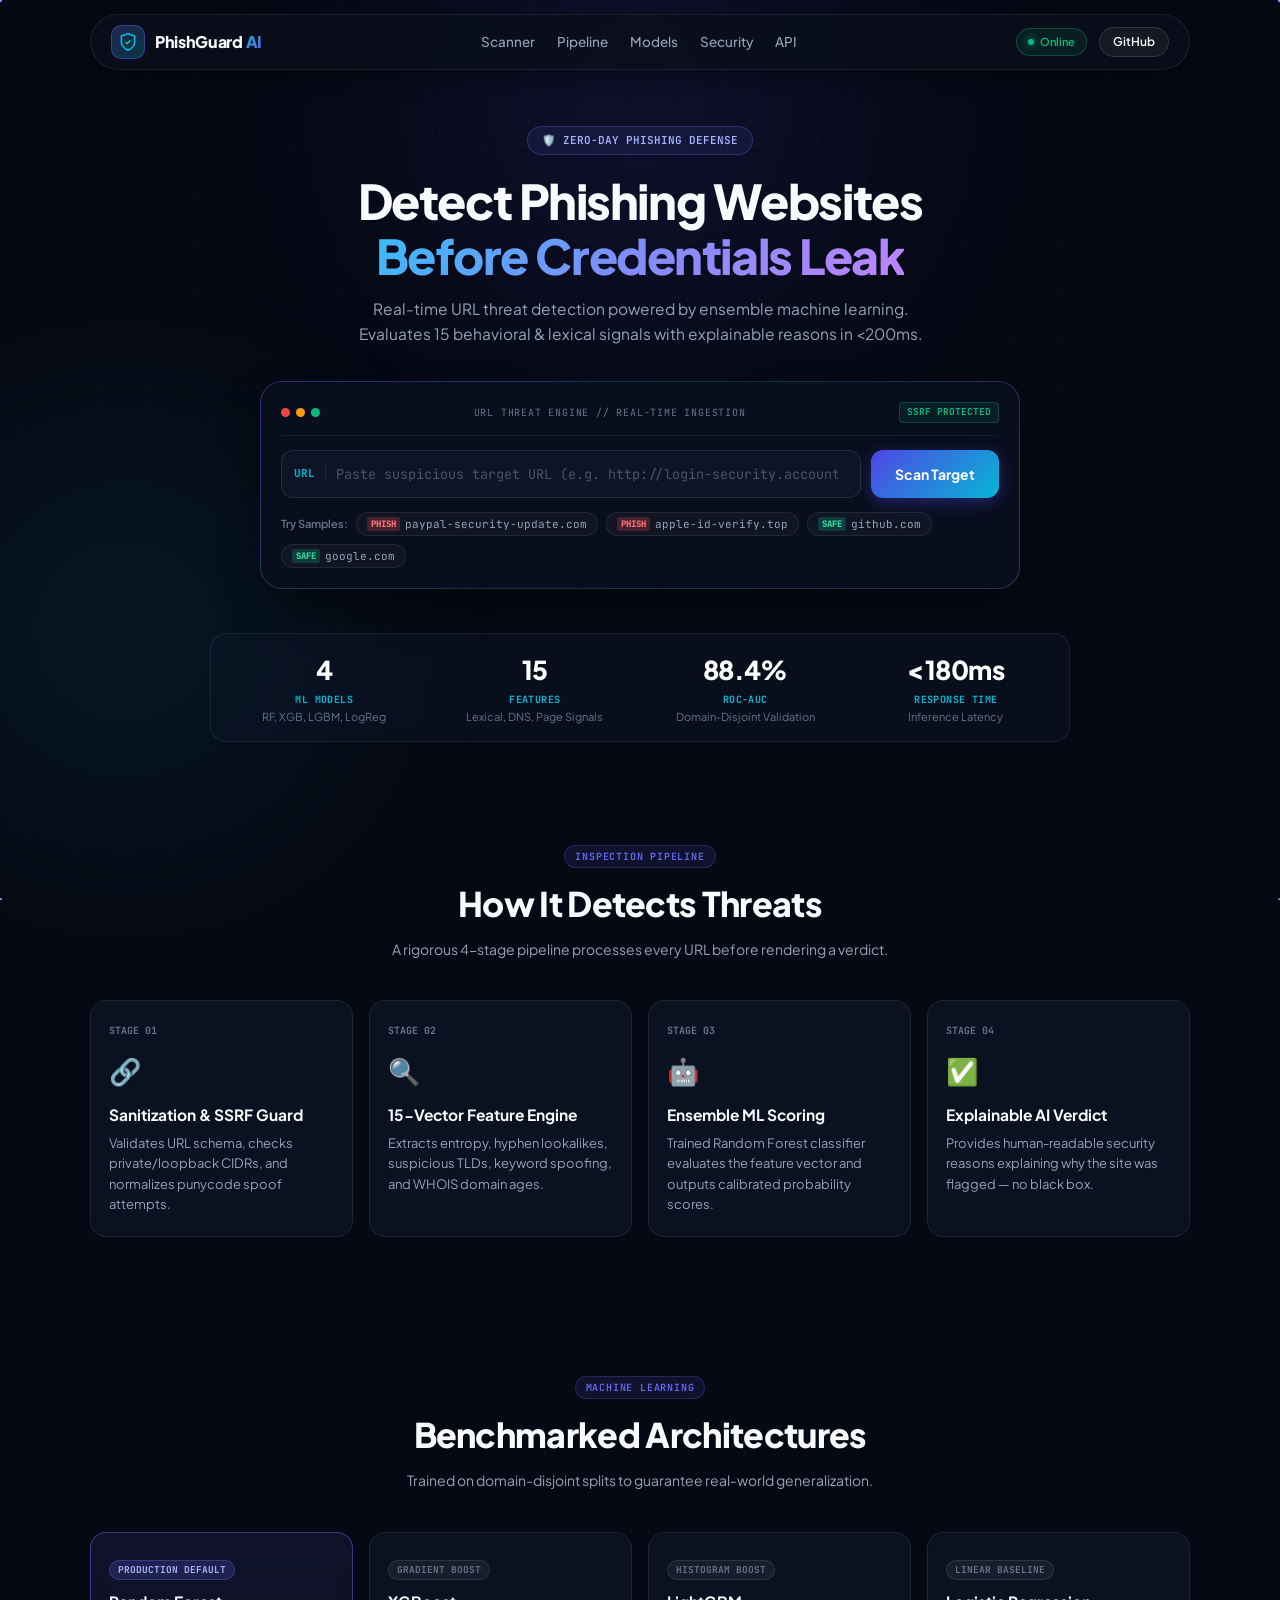
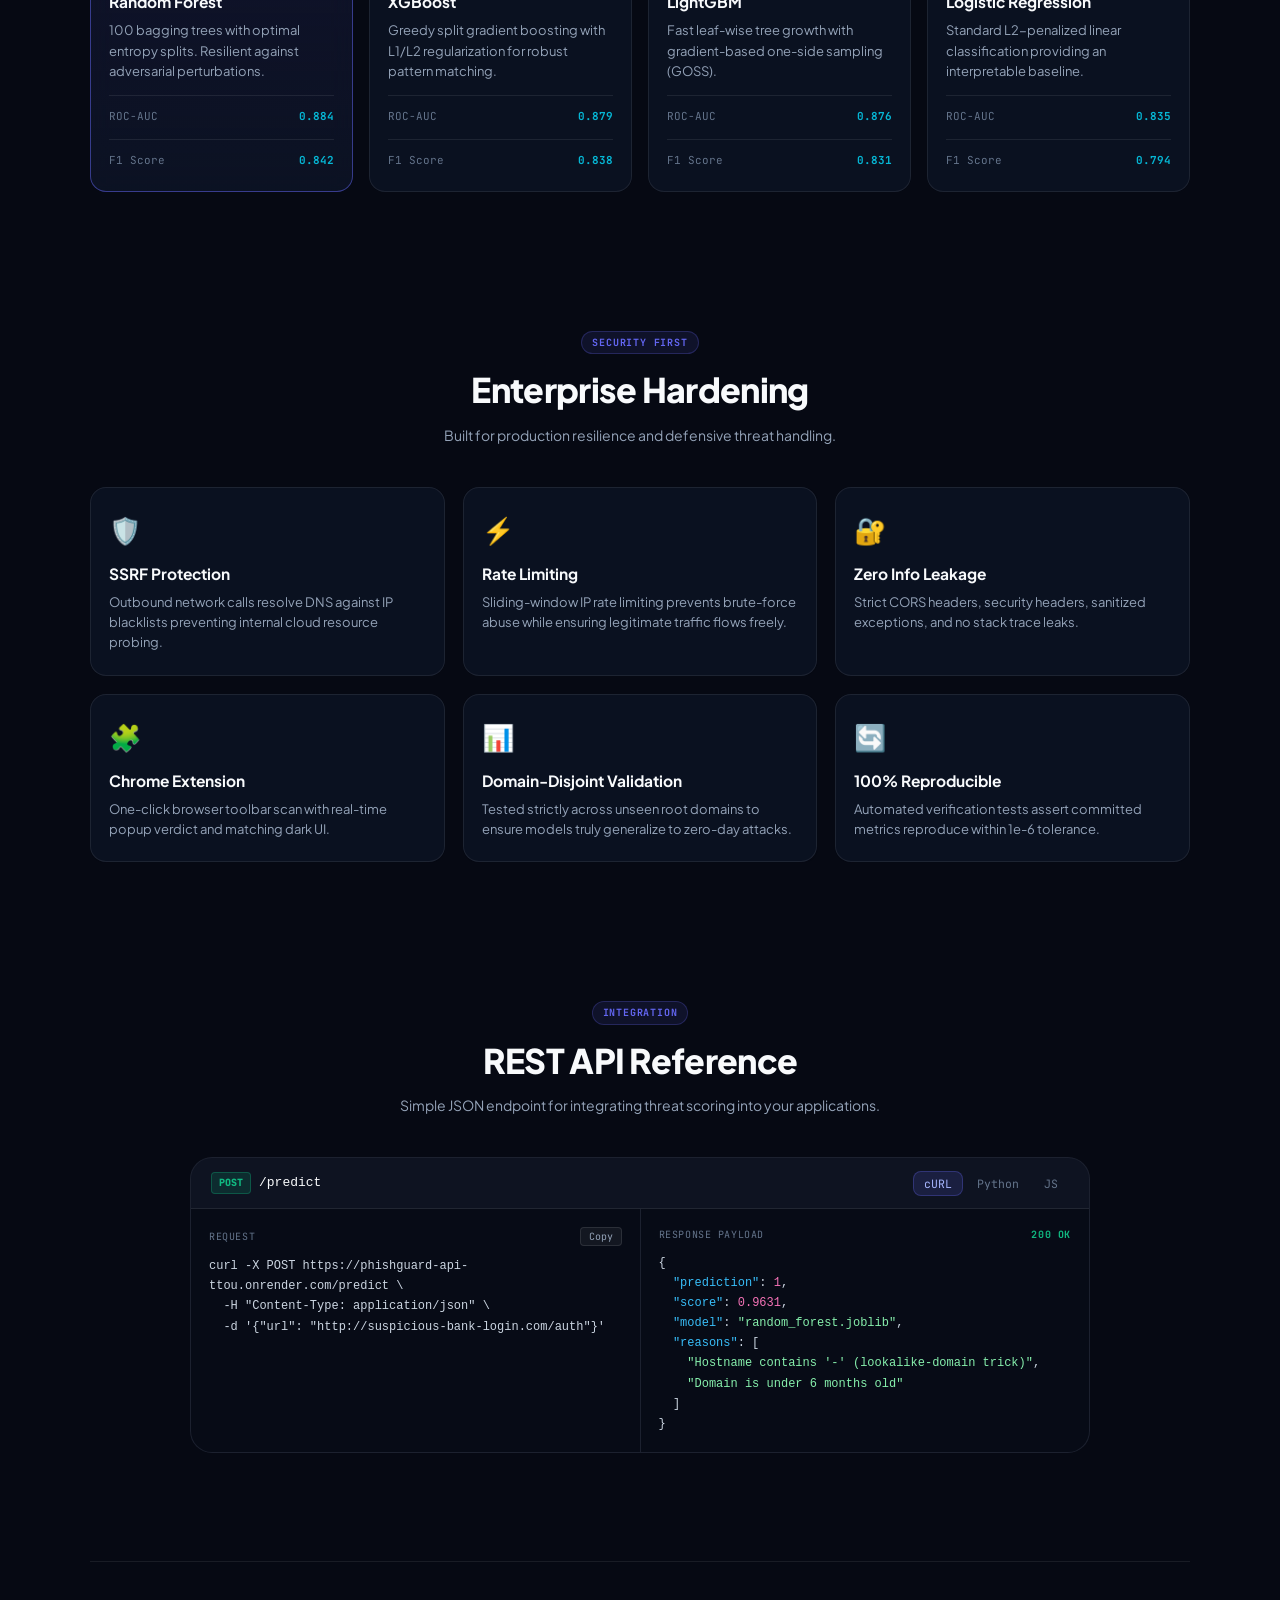
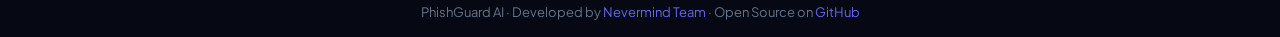
<file: templates/index.html>
<!DOCTYPE html>
<html lang="en">
<head>
  <meta charset="UTF-8">
  <meta name="viewport" content="width=device-width, initial-scale=1.0">
  <title>PhishGuard AI — Real-Time Phishing Threat Detection</title>
  <meta name="description" content="AI-powered zero-trust phishing website detection. Real-time heuristic & ML risk scoring for any URL.">
  <link rel="preconnect" href="https://fonts.googleapis.com">
  <link rel="preconnect" href="https://fonts.gstatic.com" crossorigin>
  <link href="https://fonts.googleapis.com/css2?family=Plus+Jakarta+Sans:wght@400;500;600;700;800&family=JetBrains+Mono:wght@400;500;600;700&display=swap" rel="stylesheet">
  
  <style>
    /* ========================================================
       PhishGuard AI — Ultra-Crisp Cyber Defense Design System
       ======================================================== */
    :root {
      --bg-base: #060913;
      --bg-surface: #0c1222;
      --bg-card: rgba(13, 20, 38, 0.75);
      --bg-card-hover: rgba(18, 28, 54, 0.9);
      --border: rgba(255, 255, 255, 0.08);
      --border-glow: rgba(99, 102, 241, 0.35);

      --text-main: #f8fafc;
      --text-dim: #94a3b8;
      --text-muted: #64748b;

      --cyan: #06b6d4;
      --indigo: #6366f1;
      --violet: #8b5cf6;

      --threat: #ef4444;
      --threat-bg: rgba(239, 68, 68, 0.1);
      --threat-border: rgba(239, 68, 68, 0.35);

      --safe: #10b981;
      --safe-bg: rgba(16, 185, 129, 0.1);
      --safe-border: rgba(16, 185, 129, 0.35);

      --radius-sm: 8px;
      --radius-md: 12px;
      --radius-lg: 16px;
      --radius-xl: 22px;
    }

    *, *::before, *::after {
      box-sizing: border-box;
      margin: 0;
      padding: 0;
    }

    html {
      scroll-behavior: smooth;
      color-scheme: dark;
    }

    body {
      font-family: 'Plus Jakarta Sans', -apple-system, BlinkMacSystemFont, sans-serif;
      background-color: var(--bg-base);
      color: var(--text-main);
      line-height: 1.55;
      min-height: 100vh;
      overflow-x: hidden;
      -webkit-font-smoothing: antialiased;
    }

    /* Ambient Background & Grid */
    #cyberCanvas {
      position: fixed;
      top: 0;
      left: 0;
      width: 100vw;
      height: 100vh;
      z-index: 0;
      pointer-events: none;
    }

    .ambient-glow {
      position: fixed;
      border-radius: 50%;
      filter: blur(130px);
      opacity: 0.22;
      pointer-events: none;
      z-index: 0;
    }
    .glow-1 {
      width: 600px;
      height: 600px;
      background: radial-gradient(circle, #4f46e5, transparent 70%);
      top: -200px;
      left: 50%;
      transform: translateX(-50%);
    }
    .glow-2 {
      width: 450px;
      height: 450px;
      background: radial-gradient(circle, #06b6d4, transparent 70%);
      bottom: 5%;
      left: -100px;
    }

    .cyber-grid {
      position: fixed;
      top: 0;
      left: 0;
      width: 100vw;
      height: 100vh;
      background-image:
        linear-gradient(rgba(255, 255, 255, 0.015) 1px, transparent 1px),
        linear-gradient(90deg, rgba(255, 255, 255, 0.015) 1px, transparent 1px);
      background-size: 48px 48px;
      z-index: 1;
      pointer-events: none;
      mask-image: radial-gradient(circle at 50% 30%, black 30%, transparent 85%);
      -webkit-mask-image: radial-gradient(circle at 50% 30%, black 30%, transparent 85%);
    }

    /* Page Container */
    .wrapper {
      position: relative;
      z-index: 2;
      max-width: 1140px;
      margin: 0 auto;
      padding: 0 20px;
    }

    /* Navigation */
    .nav {
      position: sticky;
      top: 14px;
      z-index: 100;
      margin-top: 14px;
    }

    .nav-inner {
      display: flex;
      align-items: center;
      justify-content: space-between;
      padding: 10px 20px;
      background: rgba(10, 15, 28, 0.82);
      backdrop-filter: blur(16px);
      -webkit-backdrop-filter: blur(16px);
      border: 1px solid var(--border);
      border-radius: 100px;
      box-shadow: 0 8px 24px -6px rgba(0, 0, 0, 0.5);
    }

    .brand {
      display: flex;
      align-items: center;
      gap: 10px;
      text-decoration: none;
      color: var(--text-main);
    }

    .brand-icon {
      width: 34px;
      height: 34px;
      border-radius: 10px;
      background: linear-gradient(135deg, rgba(99, 102, 241, 0.25), rgba(6, 182, 212, 0.25));
      border: 1px solid rgba(99, 102, 241, 0.4);
      display: flex;
      align-items: center;
      justify-content: center;
    }

    .brand-icon svg {
      width: 20px;
      height: 20px;
      stroke: var(--cyan);
    }

    .brand-text {
      font-size: 16px;
      font-weight: 800;
      letter-spacing: -0.02em;
    }

    .brand-ai {
      margin-left: 3px;
      background: linear-gradient(135deg, var(--cyan), var(--indigo));
      -webkit-background-clip: text;
      -webkit-text-fill-color: transparent;
      background-clip: text;
    }

    .nav-links {
      display: flex;
      gap: 22px;
    }

    .nav-links a {
      color: var(--text-dim);
      text-decoration: none;
      font-size: 13.5px;
      font-weight: 500;
      transition: color 0.2s;
    }

    .nav-links a:hover {
      color: var(--text-main);
    }

    .nav-right {
      display: flex;
      align-items: center;
      gap: 12px;
    }

    .status-pill {
      display: flex;
      align-items: center;
      gap: 6px;
      padding: 4px 11px;
      border-radius: 100px;
      background: rgba(16, 185, 129, 0.1);
      border: 1px solid rgba(16, 185, 129, 0.3);
      font-size: 11px;
      font-weight: 600;
      color: var(--safe);
    }

    .pulse {
      width: 6px;
      height: 6px;
      border-radius: 50%;
      background: var(--safe);
      box-shadow: 0 0 8px var(--safe);
      animation: pulseAnim 2s infinite;
    }

    @keyframes pulseAnim {
      0%, 100% { opacity: 1; transform: scale(1); }
      50% { opacity: 0.4; transform: scale(1.3); }
    }

    .gh-btn {
      display: inline-flex;
      align-items: center;
      gap: 6px;
      padding: 5px 13px;
      border-radius: 100px;
      background: rgba(255, 255, 255, 0.05);
      border: 1px solid rgba(255, 255, 255, 0.12);
      color: var(--text-main);
      text-decoration: none;
      font-size: 12px;
      font-weight: 600;
      transition: all 0.2s;
    }

    .gh-btn:hover {
      background: rgba(255, 255, 255, 0.1);
      transform: translateY(-1px);
    }

    /* Hero Section */
    .hero {
      text-align: center;
      padding: 56px 0 32px;
    }

    .hero-badge {
      display: inline-flex;
      align-items: center;
      gap: 8px;
      padding: 5px 14px;
      border-radius: 100px;
      background: rgba(99, 102, 241, 0.1);
      border: 1px solid rgba(99, 102, 241, 0.3);
      font-family: 'JetBrains Mono', monospace;
      font-size: 11px;
      font-weight: 600;
      color: #a5b4fc;
      margin-bottom: 18px;
    }

    .hero h1 {
      font-size: clamp(28px, 4.2vw, 48px);
      font-weight: 800;
      line-height: 1.15;
      letter-spacing: -0.03em;
      margin-bottom: 14px;
    }

    .gradient-txt {
      background: linear-gradient(135deg, #38bdf8 0%, #818cf8 50%, #c084fc 100%);
      -webkit-background-clip: text;
      -webkit-text-fill-color: transparent;
      background-clip: text;
    }

    .hero-sub {
      font-size: 15.5px;
      color: var(--text-dim);
      max-width: 600px;
      margin: 0 auto 34px;
      line-height: 1.6;
    }

    /* Scanner Card */
    .scanner-box {
      max-width: 760px;
      margin: 0 auto;
      border-radius: var(--radius-xl);
      padding: 1px;
      background: linear-gradient(135deg, rgba(99, 102, 241, 0.4), rgba(6, 182, 212, 0.25), rgba(139, 92, 246, 0.4));
      box-shadow: 0 20px 50px -15px rgba(0, 0, 0, 0.7);
    }

    .scanner-inner {
      background: #090e1d;
      border-radius: calc(var(--radius-xl) - 1px);
      padding: 20px;
    }

    .scanner-header-bar {
      display: flex;
      align-items: center;
      justify-content: space-between;
      padding-bottom: 12px;
      margin-bottom: 14px;
      border-bottom: 1px solid rgba(255, 255, 255, 0.06);
    }

    .header-dots {
      display: flex;
      gap: 6px;
    }
    .h-dot { width: 9px; height: 9px; border-radius: 50%; }
    .dot-1 { background: #ef4444; }
    .dot-2 { background: #f59e0b; }
    .dot-3 { background: #10b981; }

    .header-tag {
      font-family: 'JetBrains Mono', monospace;
      font-size: 10px;
      color: var(--text-muted);
      letter-spacing: 0.08em;
    }

    .header-status {
      font-family: 'JetBrains Mono', monospace;
      font-size: 9.5px;
      padding: 2px 7px;
      border-radius: 4px;
      background: rgba(16, 185, 129, 0.1);
      color: var(--safe);
      border: 1px solid rgba(16, 185, 129, 0.25);
      font-weight: 600;
    }

    /* Scanner Input Group */
    .input-row {
      display: flex;
      gap: 10px;
      margin-bottom: 14px;
    }

    .input-wrapper {
      flex: 1;
      display: flex;
      align-items: center;
      background: rgba(15, 23, 42, 0.8);
      border: 1px solid rgba(255, 255, 255, 0.1);
      border-radius: var(--radius-md);
      padding: 2px 12px;
      transition: all 0.2s;
    }

    .input-wrapper:focus-within {
      border-color: var(--indigo);
      background: rgba(15, 23, 42, 0.98);
      box-shadow: 0 0 0 3px rgba(99, 102, 241, 0.2);
    }

    .input-tag {
      font-family: 'JetBrains Mono', monospace;
      font-size: 11px;
      font-weight: 700;
      color: var(--cyan);
      padding-right: 10px;
      border-right: 1px solid rgba(255, 255, 255, 0.08);
      user-select: none;
    }

    #urlInput {
      flex: 1;
      background: transparent;
      border: none;
      outline: none;
      padding: 12px 10px;
      color: var(--text-main);
      font-size: 14px;
      font-family: 'JetBrains Mono', monospace;
    }

    #urlInput::placeholder {
      color: #475569;
      font-size: 13.5px;
    }

    .scan-btn {
      background: linear-gradient(135deg, #4f46e5 0%, #06b6d4 100%);
      color: white;
      border: none;
      border-radius: var(--radius-md);
      padding: 0 24px;
      font-size: 14px;
      font-weight: 700;
      font-family: inherit;
      cursor: pointer;
      display: flex;
      align-items: center;
      gap: 8px;
      transition: all 0.2s;
      box-shadow: 0 4px 16px rgba(79, 70, 229, 0.4);
      white-space: nowrap;
    }

    .scan-btn:hover:not(:disabled) {
      transform: translateY(-1px);
      box-shadow: 0 6px 22px rgba(6, 182, 212, 0.4);
    }

    .scan-btn:disabled {
      opacity: 0.6;
      cursor: not-allowed;
    }

    /* Samples Row */
    .samples-bar {
      display: flex;
      align-items: center;
      gap: 8px;
      flex-wrap: wrap;
    }

    .samples-title {
      font-size: 11px;
      color: var(--text-muted);
      font-weight: 600;
    }

    .sample-pill {
      display: inline-flex;
      align-items: center;
      gap: 5px;
      padding: 4px 10px;
      border-radius: 100px;
      font-size: 11px;
      font-family: 'JetBrains Mono', monospace;
      cursor: pointer;
      transition: all 0.2s;
      border: 1px solid rgba(255, 255, 255, 0.08);
      background: rgba(255, 255, 255, 0.03);
      color: var(--text-dim);
    }

    .sample-pill:hover {
      transform: translateY(-1px);
    }

    .sample-pill.threat:hover {
      background: var(--threat-bg);
      border-color: var(--threat-border);
      color: #fca5a5;
    }

    .sample-pill.safe:hover {
      background: var(--safe-bg);
      border-color: var(--safe-border);
      color: #86efac;
    }

    .tag-threat {
      font-size: 9px;
      font-weight: 800;
      padding: 1px 4px;
      border-radius: 3px;
      background: rgba(239, 68, 68, 0.25);
      color: #f87171;
    }

    .tag-safe {
      font-size: 9px;
      font-weight: 800;
      padding: 1px 4px;
      border-radius: 3px;
      background: rgba(16, 185, 129, 0.25);
      color: #34d399;
    }

    /* Loading HUD (Hidden by default) */
    #scanningHud {
      margin-top: 16px;
      padding: 16px 20px;
      border-radius: var(--radius-md);
      background: rgba(15, 23, 42, 0.7);
      border: 1px dashed rgba(99, 102, 241, 0.4);
      display: flex;
      align-items: center;
      gap: 14px;
    }

    .spinner {
      width: 28px;
      height: 28px;
      border: 3px solid rgba(99, 102, 241, 0.2);
      border-top-color: var(--cyan);
      border-radius: 50%;
      animation: spin 0.8s linear infinite;
      flex-shrink: 0;
    }

    @keyframes spin {
      to { transform: rotate(360deg); }
    }

    .hud-title {
      font-family: 'JetBrains Mono', monospace;
      font-size: 12px;
      font-weight: 700;
      color: var(--cyan);
    }
    .hud-sub {
      font-size: 11.5px;
      color: var(--text-muted);
    }

    /* Result Card (Hidden by default) */
    #resultHud {
      margin-top: 16px;
      animation: fadeIn 0.35s ease;
    }

    @keyframes fadeIn {
      from { opacity: 0; transform: translateY(10px); }
      to { opacity: 1; transform: translateY(0); }
    }

    .verdict-box {
      padding: 20px;
      border-radius: var(--radius-lg);
      border: 1px solid var(--border);
      background: rgba(11, 17, 33, 0.95);
      text-align: left;
    }

    .verdict-box.verdict-phishing {
      border-color: var(--threat-border);
      box-shadow: 0 0 30px rgba(239, 68, 68, 0.15);
    }

    .verdict-box.verdict-safe {
      border-color: var(--safe-border);
      box-shadow: 0 0 30px rgba(16, 185, 129, 0.15);
    }

    .verdict-top {
      display: flex;
      align-items: center;
      justify-content: space-between;
      gap: 16px;
      margin-bottom: 14px;
      flex-wrap: wrap;
    }

    .verdict-main {
      display: flex;
      align-items: center;
      gap: 12px;
    }

    .v-icon {
      font-size: 32px;
      line-height: 1;
    }

    .v-badge {
      font-family: 'JetBrains Mono', monospace;
      font-size: 10px;
      font-weight: 700;
      letter-spacing: 0.08em;
      margin-bottom: 2px;
    }

    .verdict-phishing .v-badge { color: var(--threat); }
    .verdict-safe .v-badge { color: var(--safe); }

    .v-title {
      font-size: 18px;
      font-weight: 800;
      letter-spacing: -0.01em;
    }

    .v-desc {
      font-size: 12px;
      color: var(--text-dim);
    }

    /* Gauge */
    .score-badge {
      text-align: right;
      padding: 6px 14px;
      border-radius: var(--radius-sm);
      background: rgba(255, 255, 255, 0.04);
      border: 1px solid rgba(255, 255, 255, 0.08);
    }

    .score-num {
      font-family: 'JetBrains Mono', monospace;
      font-size: 20px;
      font-weight: 800;
      line-height: 1.1;
    }

    .score-lbl {
      font-size: 9px;
      font-weight: 700;
      color: var(--text-muted);
      letter-spacing: 0.06em;
    }

    .verdict-phishing .score-num { color: var(--threat); }
    .verdict-safe .score-num { color: var(--safe); }

    .target-url-row {
      display: flex;
      align-items: center;
      gap: 10px;
      padding: 8px 12px;
      border-radius: var(--radius-sm);
      background: rgba(0, 0, 0, 0.4);
      border: 1px solid rgba(255, 255, 255, 0.05);
      margin-bottom: 14px;
    }

    .t-label {
      font-family: 'JetBrains Mono', monospace;
      font-size: 9px;
      font-weight: 700;
      padding: 2px 5px;
      border-radius: 3px;
      background: rgba(255, 255, 255, 0.08);
      color: var(--text-muted);
    }

    .t-url {
      font-family: 'JetBrains Mono', monospace;
      font-size: 12px;
      color: var(--text-main);
      word-break: break-all;
    }

    .reasons-box {
      margin-top: 10px;
    }

    .reasons-heading {
      font-size: 11.5px;
      font-weight: 700;
      color: var(--text-dim);
      margin-bottom: 8px;
      letter-spacing: 0.04em;
    }

    .reasons-list {
      list-style: none;
      display: flex;
      flex-direction: column;
      gap: 6px;
    }

    .reason-row {
      display: flex;
      align-items: flex-start;
      gap: 8px;
      padding: 8px 12px;
      border-radius: var(--radius-sm);
      background: rgba(255, 255, 255, 0.02);
      font-size: 12.5px;
      line-height: 1.5;
      border-left: 3px solid var(--indigo);
    }

    .verdict-phishing .reason-row {
      border-left-color: var(--threat);
      background: rgba(239, 68, 68, 0.04);
    }

    .verdict-safe .reason-row {
      border-left-color: var(--safe);
      background: rgba(16, 185, 129, 0.04);
    }

    /* Telemetry Row */
    .telemetry {
      display: grid;
      grid-template-columns: repeat(4, 1fr);
      gap: 16px;
      max-width: 860px;
      margin: 44px auto 0;
      padding: 16px;
      border-radius: var(--radius-lg);
      background: rgba(15, 23, 42, 0.45);
      border: 1px solid var(--border);
      backdrop-filter: blur(10px);
    }

    .tel-item {
      text-align: center;
    }

    .tel-val {
      font-size: 26px;
      font-weight: 800;
      letter-spacing: -0.02em;
      color: #fff;
    }

    .tel-lbl {
      font-family: 'JetBrains Mono', monospace;
      font-size: 10px;
      font-weight: 700;
      color: var(--cyan);
      margin-top: 2px;
      letter-spacing: 0.04em;
    }

    .tel-sub {
      font-size: 11px;
      color: var(--text-muted);
    }

    /* Section Styling */
    .section {
      padding: 68px 0;
    }

    .section-head {
      text-align: center;
      max-width: 580px;
      margin: 0 auto 40px;
    }

    .section-chip {
      display: inline-block;
      font-family: 'JetBrains Mono', monospace;
      font-size: 10px;
      font-weight: 700;
      color: var(--indigo);
      padding: 3px 10px;
      border-radius: 100px;
      background: rgba(99, 102, 241, 0.1);
      border: 1px solid rgba(99, 102, 241, 0.25);
      margin-bottom: 10px;
      letter-spacing: 0.08em;
    }

    .section-head h2 {
      font-size: clamp(24px, 3.2vw, 34px);
      font-weight: 800;
      letter-spacing: -0.02em;
      margin-bottom: 8px;
    }

    .section-head p {
      font-size: 14px;
      color: var(--text-dim);
    }

    /* Grids */
    .grid-4 {
      display: grid;
      grid-template-columns: repeat(4, 1fr);
      gap: 16px;
    }

    .grid-3 {
      display: grid;
      grid-template-columns: repeat(3, 1fr);
      gap: 18px;
    }

    .card {
      background: var(--bg-card);
      backdrop-filter: blur(12px);
      border: 1px solid var(--border);
      border-radius: var(--radius-lg);
      padding: 22px 18px;
      transition: all 0.25s;
    }

    .card:hover {
      transform: translateY(-3px);
      border-color: rgba(99, 102, 241, 0.35);
      box-shadow: 0 14px 30px -8px rgba(0, 0, 0, 0.5);
    }

    .stage-badge {
      font-family: 'JetBrains Mono', monospace;
      font-size: 10px;
      font-weight: 700;
      color: var(--text-muted);
      margin-bottom: 12px;
    }

    .stage-icon {
      font-size: 26px;
      margin-bottom: 12px;
    }

    .card h3 {
      font-size: 15.5px;
      font-weight: 700;
      margin-bottom: 6px;
    }

    .card p {
      font-size: 13px;
      color: var(--text-dim);
      line-height: 1.55;
    }

    /* Model Cards */
    .model-card.featured {
      border-color: rgba(99, 102, 241, 0.5);
      background: linear-gradient(180deg, rgba(99, 102, 241, 0.1), rgba(13, 20, 38, 0.85));
    }

    .m-badge {
      font-family: 'JetBrains Mono', monospace;
      font-size: 9.5px;
      font-weight: 700;
      padding: 2px 8px;
      border-radius: 100px;
      background: rgba(99, 102, 241, 0.2);
      border: 1px solid rgba(99, 102, 241, 0.35);
      color: #a5b4fc;
      display: inline-block;
      margin-bottom: 10px;
    }

    .m-badge.alt {
      background: rgba(255, 255, 255, 0.05);
      border-color: rgba(255, 255, 255, 0.1);
      color: var(--text-muted);
    }

    .m-stat-row {
      display: flex;
      justify-content: space-between;
      align-items: center;
      margin-top: 14px;
      padding-top: 12px;
      border-top: 1px solid var(--border);
      font-family: 'JetBrains Mono', monospace;
      font-size: 11px;
    }

    .m-k { color: var(--text-muted); }
    .m-v { font-weight: 700; color: var(--cyan); }

    /* API Card */
    .api-card {
      background: #090e1d;
      border: 1px solid var(--border);
      border-radius: var(--radius-xl);
      overflow: hidden;
      max-width: 900px;
      margin: 0 auto;
    }

    .api-bar {
      display: flex;
      align-items: center;
      justify-content: space-between;
      padding: 12px 20px;
      background: rgba(255, 255, 255, 0.02);
      border-bottom: 1px solid var(--border);
    }

    .endpoint-badge {
      display: flex;
      align-items: center;
      gap: 8px;
      font-family: 'JetBrains Mono', monospace;
      font-size: 13px;
    }

    .post-tag {
      font-size: 10px;
      font-weight: 800;
      padding: 2px 7px;
      border-radius: 4px;
      background: rgba(16, 185, 129, 0.15);
      color: var(--safe);
      border: 1px solid rgba(16, 185, 129, 0.3);
    }

    .tab-btn {
      background: transparent;
      border: 1px solid transparent;
      color: var(--text-muted);
      font-family: 'JetBrains Mono', monospace;
      font-size: 11.5px;
      padding: 4px 10px;
      border-radius: var(--radius-sm);
      cursor: pointer;
      transition: all 0.2s;
    }

    .tab-btn.active {
      background: rgba(99, 102, 241, 0.15);
      border-color: rgba(99, 102, 241, 0.3);
      color: #a5b4fc;
    }

    .api-grid {
      display: grid;
      grid-template-columns: 1fr 1fr;
      gap: 1px;
      background: var(--border);
    }

    .code-box {
      background: #070b16;
      padding: 18px;
    }

    .code-box-header {
      display: flex;
      justify-content: space-between;
      align-items: center;
      font-family: 'JetBrains Mono', monospace;
      font-size: 10px;
      color: var(--text-muted);
      margin-bottom: 10px;
      letter-spacing: 0.06em;
    }

    .copy-btn {
      background: rgba(255, 255, 255, 0.05);
      border: 1px solid rgba(255, 255, 255, 0.1);
      color: var(--text-dim);
      font-family: inherit;
      font-size: 10px;
      padding: 2px 8px;
      border-radius: 4px;
      cursor: pointer;
    }

    .copy-btn:hover {
      background: rgba(255, 255, 255, 0.1);
      color: #fff;
    }

    .code-pre {
      font-family: 'JetBrains Mono', monospace;
      font-size: 12px;
      line-height: 1.6;
      color: #cbd5e1;
      overflow-x: auto;
      white-space: pre-wrap;
    }

    .jk { color: #38bdf8; }
    .js { color: #86efac; }
    .jn { color: #f472b6; }

    /* Footer */
    .footer {
      border-top: 1px solid var(--border);
      padding: 40px 0 24px;
      margin-top: 40px;
      text-align: center;
    }

    .footer p {
      font-size: 13px;
      color: var(--text-muted);
    }

    .footer a {
      color: var(--indigo);
      text-decoration: none;
    }

    .footer a:hover {
      text-decoration: underline;
    }

    /* Responsive */
    @media (max-width: 900px) {
      .grid-4 { grid-template-columns: repeat(2, 1fr); }
      .grid-3 { grid-template-columns: repeat(2, 1fr); }
      .telemetry { grid-template-columns: repeat(2, 1fr); }
      .api-grid { grid-template-columns: 1fr; }
    }

    @media (max-width: 650px) {
      .nav-links { display: none; }
      .input-row { flex-direction: column; }
      .scan-btn { width: 100%; padding: 12px; justify-content: center; }
      .grid-4, .grid-3, .telemetry { grid-template-columns: 1fr; }
      .hero { padding: 40px 0 24px; }
    }
  </style>
</head>
<body>
  <!-- Ambient Effects -->
  <canvas id="cyberCanvas"></canvas>
  <div class="ambient-glow glow-1"></div>
  <div class="ambient-glow glow-2"></div>
  <div class="cyber-grid"></div>

  <div class="wrapper">
    <!-- Navbar -->
    <header class="nav">
      <div class="nav-inner">
        <a href="/" class="brand">
          <div class="brand-icon">
            <svg width="20" height="20" viewBox="0 0 24 24" fill="none" stroke="currentColor" stroke-width="2" style="width: 20px; height: 20px; display: block;">
              <path d="M12 22s8-4 8-10V5l-8-3-8 3v7c0 6 8 10 8 10z"/>
              <path d="M9 12l2 2 4-4" stroke="#10b981"/>
            </svg>
          </div>
          <span class="brand-text">PhishGuard<span class="brand-ai">AI</span></span>
        </a>

        <nav class="nav-links">
          <a href="#scanner-sec">Scanner</a>
          <a href="#pipeline-sec">Pipeline</a>
          <a href="#models-sec">Models</a>
          <a href="#features-sec">Security</a>
          <a href="#api-sec">API</a>
        </nav>

        <div class="nav-right">
          <div class="status-pill">
            <span class="pulse"></span>
            <span>Online</span>
          </div>
          <a href="https://github.com/Jayaram5685/phishguard-ai" target="_blank" rel="noopener" class="gh-btn">
            GitHub
          </a>
        </div>
      </div>
    </header>

    <!-- Hero & Scanner Section -->
    <main class="hero" id="scanner-sec">
      <div class="hero-badge">
        <span>🛡️ ZERO-DAY PHISHING DEFENSE</span>
      </div>

      <h1>
        Detect Phishing Websites<br>
        <span class="gradient-txt">Before Credentials Leak</span>
      </h1>

      <p class="hero-sub">
        Real-time URL threat detection powered by ensemble machine learning.
        Evaluates 15 behavioral & lexical signals with explainable reasons in &lt;200ms.
      </p>

      <!-- Scanner Card -->
      <div class="scanner-box">
        <div class="scanner-inner">
          <div class="scanner-header-bar">
            <div class="header-dots">
              <span class="h-dot dot-1"></span>
              <span class="h-dot dot-2"></span>
              <span class="h-dot dot-3"></span>
            </div>
            <div class="header-tag">URL THREAT ENGINE // REAL-TIME INGESTION</div>
            <div class="header-status">SSRF PROTECTED</div>
          </div>

          <!-- Input Row -->
          <div class="input-row">
            <div class="input-wrapper">
              <span class="input-tag">URL</span>
              <input
                type="url"
                id="urlInput"
                placeholder="Paste suspicious target URL (e.g. http://login-security.account-verify.com)..."
                autocomplete="off"
                spellcheck="false"
              >
            </div>
            <button id="scanBtn" class="scan-btn" onclick="scanURL()">
              <span>Scan Target</span>
            </button>
          </div>

          <!-- Quick Test Samples -->
          <div class="samples-bar">
            <span class="samples-title">Try Samples:</span>
            <button class="sample-pill threat" onclick="fillAndScan('http://paypal-security-update.com/login')">
              <span class="tag-threat">PHISH</span> paypal-security-update.com
            </button>
            <button class="sample-pill threat" onclick="fillAndScan('http://apple-id-verify.account-confirm.top')">
              <span class="tag-threat">PHISH</span> apple-id-verify.top
            </button>
            <button class="sample-pill safe" onclick="fillAndScan('https://github.com')">
              <span class="tag-safe">SAFE</span> github.com
            </button>
            <button class="sample-pill safe" onclick="fillAndScan('https://google.com')">
              <span class="tag-safe">SAFE</span> google.com
            </button>
          </div>

          <!-- Scanning HUD (STRICTLY HIDDEN BY DEFAULT VIA INLINE STYLE) -->
          <div id="scanningHud" style="display: none;">
            <div class="spinner"></div>
            <div>
              <div class="hud-title">EXTRACTING 15 THREAT FEATURES...</div>
              <div class="hud-sub">Analyzing lexical patterns, DNS heuristics & scoring with Random Forest</div>
            </div>
          </div>

          <!-- Result HUD (STRICTLY HIDDEN BY DEFAULT VIA INLINE STYLE) -->
          <div id="resultHud" style="display: none;">
            <div class="verdict-box" id="resultCard">
              <div class="verdict-top">
                <div class="verdict-main">
                  <div class="v-icon" id="vIcon">🛡️</div>
                  <div>
                    <div class="v-badge" id="vBadge">VERDICT</div>
                    <div class="v-title" id="vTitle">Analysis Complete</div>
                    <div class="v-desc" id="vDesc">Threat assessment generated</div>
                  </div>
                </div>

                <div class="score-badge">
                  <div class="score-num" id="scoreNum">--</div>
                  <div class="score-lbl">RISK SCORE</div>
                </div>
              </div>

              <!-- Target URL Bar -->
              <div class="target-url-row">
                <span class="t-label">TARGET</span>
                <span class="t-url" id="resultUrl">https://example.com</span>
              </div>

              <!-- Explainable Reasons -->
              <div class="reasons-box">
                <div class="reasons-heading">ANALYSIS BREAKDOWN:</div>
                <ul class="reasons-list" id="reasonsList">
                  <!-- Populated by JS -->
                </ul>
              </div>
            </div>
          </div>
        </div>
      </div>

      <!-- Telemetry Strip -->
      <div class="telemetry">
        <div class="tel-item">
          <div class="tel-val">4</div>
          <div class="tel-lbl">ML MODELS</div>
          <div class="tel-sub">RF, XGB, LGBM, LogReg</div>
        </div>
        <div class="tel-item">
          <div class="tel-val">15</div>
          <div class="tel-lbl">FEATURES</div>
          <div class="tel-sub">Lexical, DNS, Page Signals</div>
        </div>
        <div class="tel-item">
          <div class="tel-val">88.4%</div>
          <div class="tel-lbl">ROC-AUC</div>
          <div class="tel-sub">Domain-Disjoint Validation</div>
        </div>
        <div class="tel-item">
          <div class="tel-val">&lt;180ms</div>
          <div class="tel-lbl">RESPONSE TIME</div>
          <div class="tel-sub">Inference Latency</div>
        </div>
      </div>
    </main>

    <!-- Pipeline Section -->
    <section class="section" id="pipeline-sec">
      <div class="section-head">
        <div class="section-chip">INSPECTION PIPELINE</div>
        <h2>How It Detects Threats</h2>
        <p>A rigorous 4-stage pipeline processes every URL before rendering a verdict.</p>
      </div>

      <div class="grid-4">
        <div class="card">
          <div class="stage-badge">STAGE 01</div>
          <div class="stage-icon">🔗</div>
          <h3>Sanitization & SSRF Guard</h3>
          <p>Validates URL schema, checks private/loopback CIDRs, and normalizes punycode spoof attempts.</p>
        </div>
        <div class="card">
          <div class="stage-badge">STAGE 02</div>
          <div class="stage-icon">🔍</div>
          <h3>15-Vector Feature Engine</h3>
          <p>Extracts entropy, hyphen lookalikes, suspicious TLDs, keyword spoofing, and WHOIS domain ages.</p>
        </div>
        <div class="card">
          <div class="stage-badge">STAGE 03</div>
          <div class="stage-icon">🤖</div>
          <h3>Ensemble ML Scoring</h3>
          <p>Trained Random Forest classifier evaluates the feature vector and outputs calibrated probability scores.</p>
        </div>
        <div class="card">
          <div class="stage-badge">STAGE 04</div>
          <div class="stage-icon">✅</div>
          <h3>Explainable AI Verdict</h3>
          <p>Provides human-readable security reasons explaining why the site was flagged — no black box.</p>
        </div>
      </div>
    </section>

    <!-- Models Section -->
    <section class="section" id="models-sec">
      <div class="section-head">
        <div class="section-chip">MACHINE LEARNING</div>
        <h2>Benchmarked Architectures</h2>
        <p>Trained on domain-disjoint splits to guarantee real-world generalization.</p>
      </div>

      <div class="grid-4">
        <div class="card model-card featured">
          <span class="m-badge">PRODUCTION DEFAULT</span>
          <h3>Random Forest</h3>
          <p>100 bagging trees with optimal entropy splits. Resilient against adversarial perturbations.</p>
          <div class="m-stat-row">
            <span class="m-k">ROC-AUC</span>
            <span class="m-v">0.884</span>
          </div>
          <div class="m-stat-row">
            <span class="m-k">F1 Score</span>
            <span class="m-v">0.842</span>
          </div>
        </div>

        <div class="card model-card">
          <span class="m-badge alt">GRADIENT BOOST</span>
          <h3>XGBoost</h3>
          <p>Greedy split gradient boosting with L1/L2 regularization for robust pattern matching.</p>
          <div class="m-stat-row">
            <span class="m-k">ROC-AUC</span>
            <span class="m-v">0.879</span>
          </div>
          <div class="m-stat-row">
            <span class="m-k">F1 Score</span>
            <span class="m-v">0.838</span>
          </div>
        </div>

        <div class="card model-card">
          <span class="m-badge alt">HISTOGRAM BOOST</span>
          <h3>LightGBM</h3>
          <p>Fast leaf-wise tree growth with gradient-based one-side sampling (GOSS).</p>
          <div class="m-stat-row">
            <span class="m-k">ROC-AUC</span>
            <span class="m-v">0.876</span>
          </div>
          <div class="m-stat-row">
            <span class="m-k">F1 Score</span>
            <span class="m-v">0.831</span>
          </div>
        </div>

        <div class="card model-card">
          <span class="m-badge alt">LINEAR BASELINE</span>
          <h3>Logistic Regression</h3>
          <p>Standard L2-penalized linear classification providing an interpretable baseline.</p>
          <div class="m-stat-row">
            <span class="m-k">ROC-AUC</span>
            <span class="m-v">0.835</span>
          </div>
          <div class="m-stat-row">
            <span class="m-k">F1 Score</span>
            <span class="m-v">0.794</span>
          </div>
        </div>
      </div>
    </section>

    <!-- Features Section -->
    <section class="section" id="features-sec">
      <div class="section-head">
        <div class="section-chip">SECURITY FIRST</div>
        <h2>Enterprise Hardening</h2>
        <p>Built for production resilience and defensive threat handling.</p>
      </div>

      <div class="grid-3">
        <div class="card">
          <div class="stage-icon">🛡️</div>
          <h3>SSRF Protection</h3>
          <p>Outbound network calls resolve DNS against IP blacklists preventing internal cloud resource probing.</p>
        </div>
        <div class="card">
          <div class="stage-icon">⚡</div>
          <h3>Rate Limiting</h3>
          <p>Sliding-window IP rate limiting prevents brute-force abuse while ensuring legitimate traffic flows freely.</p>
        </div>
        <div class="card">
          <div class="stage-icon">🔐</div>
          <h3>Zero Info Leakage</h3>
          <p>Strict CORS headers, security headers, sanitized exceptions, and no stack trace leaks.</p>
        </div>
        <div class="card">
          <div class="stage-icon">🧩</div>
          <h3>Chrome Extension</h3>
          <p>One-click browser toolbar scan with real-time popup verdict and matching dark UI.</p>
        </div>
        <div class="card">
          <div class="stage-icon">📊</div>
          <h3>Domain-Disjoint Validation</h3>
          <p>Tested strictly across unseen root domains to ensure models truly generalize to zero-day attacks.</p>
        </div>
        <div class="card">
          <div class="stage-icon">🔄</div>
          <h3>100% Reproducible</h3>
          <p>Automated verification tests assert committed metrics reproduce within 1e-6 tolerance.</p>
        </div>
      </div>
    </section>

    <!-- API Section -->
    <section class="section" id="api-sec">
      <div class="section-head">
        <div class="section-chip">INTEGRATION</div>
        <h2>REST API Reference</h2>
        <p>Simple JSON endpoint for integrating threat scoring into your applications.</p>
      </div>

      <div class="api-card">
        <div class="api-bar">
          <div class="endpoint-badge">
            <span class="post-tag">POST</span>
            <code>/predict</code>
          </div>
          <div>
            <button class="tab-btn active" onclick="setTab('curl')">cURL</button>
            <button class="tab-btn" onclick="setTab('python')">Python</button>
            <button class="tab-btn" onclick="setTab('js')">JS</button>
          </div>
        </div>

        <div class="api-grid">
          <div class="code-box">
            <div class="code-box-header">
              <span>REQUEST</span>
              <button class="copy-btn" onclick="copyActiveCode()">Copy</button>
            </div>
            
            <pre id="snip-curl" class="code-pre"><code>curl -X POST https://phishguard-api-ttou.onrender.com/predict \
  -H "Content-Type: application/json" \
  -d '{"url": "http://suspicious-bank-login.com/auth"}'</code></pre>

            <pre id="snip-python" class="code-pre" style="display: none;"><code>import requests

res = requests.post(
    "https://phishguard-api-ttou.onrender.com/predict",
    json={"url": "http://suspicious-bank-login.com/auth"},
    timeout=5
)
print(res.json())</code></pre>

            <pre id="snip-js" class="code-pre" style="display: none;"><code>const res = await fetch("https://phishguard-api-ttou.onrender.com/predict", {
  method: "POST",
  headers: { "Content-Type": "application/json" },
  body: JSON.stringify({ url: "http://suspicious-bank-login.com/auth" })
});
console.log(await res.json());</code></pre>
          </div>

          <div class="code-box">
            <div class="code-box-header">
              <span>RESPONSE PAYLOAD</span>
              <span style="color: #10b981; font-weight: 700;">200 OK</span>
            </div>
            <pre class="code-pre"><code>{
  <span class="jk">"prediction"</span>: <span class="jn">1</span>,
  <span class="jk">"score"</span>: <span class="jn">0.9631</span>,
  <span class="jk">"model"</span>: <span class="js">"random_forest.joblib"</span>,
  <span class="jk">"reasons"</span>: [
    <span class="js">"Hostname contains '-' (lookalike-domain trick)"</span>,
    <span class="js">"Domain is under 6 months old"</span>
  ]
}</code></pre>
          </div>
        </div>
      </div>
    </section>

    <!-- Footer -->
    <footer class="footer">
      <p>
        PhishGuard AI · Developed by <a href="https://github.com/Jayaram5685/phishguard-ai" target="_blank">Nevermind Team</a> · 
        Open Source on <a href="https://github.com/Jayaram5685/phishguard-ai" target="_blank">GitHub</a>
      </p>
    </footer>
  </div>

  <!-- Interactive Scripts -->
  <script>
    // Lightweight Particle Canvas
    (function() {
      const canvas = document.getElementById('cyberCanvas');
      if (!canvas) return;
      const ctx = canvas.getContext('2d');
      let w = canvas.width = window.innerWidth;
      let h = canvas.height = window.innerHeight;

      const particles = [];
      const count = Math.min(Math.floor((w * h) / 22000), 45);

      for (let i = 0; i < count; i++) {
        particles.push({
          x: Math.random() * w,
          y: Math.random() * h,
          vx: (Math.random() - 0.5) * 0.4,
          vy: (Math.random() - 0.5) * 0.4,
          r: Math.random() * 1.5 + 0.5
        });
      }

      function draw() {
        ctx.clearRect(0, 0, w, h);

        for (let i = 0; i < particles.length; i++) {
          for (let j = i + 1; j < particles.length; j++) {
            const dx = particles[i].x - particles[j].x;
            const dy = particles[i].y - particles[j].y;
            const dist = Math.sqrt(dx * dx + dy * dy);
            if (dist < 110) {
              ctx.beginPath();
              ctx.strokeStyle = `rgba(99, 102, 241, ${0.1 * (1 - dist / 110)})`;
              ctx.lineWidth = 0.8;
              ctx.moveTo(particles[i].x, particles[i].y);
              ctx.lineTo(particles[j].x, particles[j].y);
              ctx.stroke();
            }
          }
        }

        for (let i = 0; i < particles.length; i++) {
          const p = particles[i];
          p.x += p.vx;
          p.y += p.vy;
          if (p.x < 0) p.x = w;
          if (p.x > w) p.x = 0;
          if (p.y < 0) p.y = h;
          if (p.y > h) p.y = 0;

          ctx.beginPath();
          ctx.arc(p.x, p.y, p.r, 0, Math.PI * 2);
          ctx.fillStyle = 'rgba(167, 139, 250, 0.4)';
          ctx.fill();
        }

        requestAnimationFrame(draw);
      }

      window.addEventListener('resize', () => {
        w = canvas.width = window.innerWidth;
        h = canvas.height = window.innerHeight;
      });

      draw();
    })();

    // Scanning Execution
    async function scanURL() {
      const input = document.getElementById('urlInput');
      const scanBtn = document.getElementById('scanBtn');
      const scanningHud = document.getElementById('scanningHud');
      const resultHud = document.getElementById('resultHud');
      const url = input.value.trim();

      if (!url) {
        input.focus();
        return;
      }

      scanBtn.disabled = true;
      scanBtn.innerText = 'Scanning...';
      scanningHud.style.display = 'flex';
      resultHud.style.display = 'none';

      try {
        const response = await fetch('/predict', {
          method: 'POST',
          headers: { 'Content-Type': 'application/json' },
          body: JSON.stringify({ url })
        });

        const data = await response.json();

        if (data.error) {
          showVerdict('error', url, data.error.message, null, []);
        } else if (data.analysis === 'whitelisted') {
          showVerdict('safe', url, `Verified Safe: ${data.domain}`, 0.02, [
            `Domain "${data.domain}" is verified on global safety lists.`,
            `Zero phishing anomalies or spoofing patterns detected.`
          ]);
        } else if (data.analysis === 'skipped') {
          showVerdict('info', url, 'Internal Address Skipped', null, [
            'Target is a local or internal IP address. Outbound scan was bypassed by SSRF policy.'
          ]);
        } else if (data.prediction === 1) {
          showVerdict('phishing', url, 'Phishing Website Detected!', data.score || 0.95, data.reasons || []);
        } else {
          showVerdict('safe', url, 'Website Appears Safe', data.score || 0.08, data.reasons || [
            'No lookalike heuristics or anomalous tokens identified.'
          ]);
        }
      } catch (err) {
        showVerdict('error', url, 'Server Connection Error', null, [
          'Could not reach the detection API. Check your connection.'
        ]);
      } finally {
        scanningHud.style.display = 'none';
        scanBtn.disabled = false;
        scanBtn.innerText = 'Scan Target';
      }
    }

    function showVerdict(type, url, title, score, reasons) {
      const resultHud = document.getElementById('resultHud');
      const resultCard = document.getElementById('resultCard');
      const vBadge = document.getElementById('vBadge');
      const vTitle = document.getElementById('vTitle');
      const vDesc = document.getElementById('vDesc');
      const vIcon = document.getElementById('vIcon');
      const scoreNum = document.getElementById('scoreNum');
      const resultUrl = document.getElementById('resultUrl');
      const reasonsList = document.getElementById('reasonsList');

      resultCard.className = 'verdict-box verdict-' + type;
      resultUrl.textContent = url;
      vTitle.textContent = title;

      if (type === 'phishing') {
        vBadge.textContent = 'HIGH RISK DETECTED';
        vDesc.textContent = 'High probability of credential theft or spoofing.';
        vIcon.textContent = '🚨';
        scoreNum.textContent = score !== null ? Math.round(score * 100) + '%' : 'RISK';
      } else if (type === 'safe') {
        vBadge.textContent = 'BENIGN / SAFE';
        vDesc.textContent = 'Target satisfies all legitimacy & safety checks.';
        vIcon.textContent = '🛡️';
        scoreNum.textContent = score !== null ? Math.round(score * 100) + '%' : 'SAFE';
      } else {
        vBadge.textContent = 'NOTICE';
        vDesc.textContent = 'Inspection complete.';
        vIcon.textContent = 'ℹ️';
        scoreNum.textContent = '--';
      }

      reasonsList.innerHTML = '';
      if (reasons && reasons.length > 0) {
        reasons.forEach(r => {
          const li = document.createElement('li');
          li.className = 'reason-row';
          li.textContent = r;
          reasonsList.appendChild(li);
        });
      } else {
        const li = document.createElement('li');
        li.className = 'reason-row';
        li.textContent = 'No anomalous heuristic signals detected.';
        reasonsList.appendChild(li);
      }

      resultHud.style.display = 'block';
      resultHud.scrollIntoView({ behavior: 'smooth', block: 'nearest' });
    }

    function fillAndScan(url) {
      const input = document.getElementById('urlInput');
      input.value = url;
      scanURL();
    }

    function setTab(tab) {
      document.querySelectorAll('.tab-btn').forEach(b => b.classList.remove('active'));
      event.target.classList.add('active');

      document.getElementById('snip-curl').style.display = 'none';
      document.getElementById('snip-python').style.display = 'none';
      document.getElementById('snip-js').style.display = 'none';

      document.getElementById(`snip-${tab}`).style.display = 'block';
    }

    function copyActiveCode() {
      const visible = document.querySelector('.code-pre:not([style*="display: none"])');
      if (visible) {
        navigator.clipboard.writeText(visible.innerText);
        const btn = document.querySelector('.copy-btn');
        btn.textContent = 'Copied!';
        setTimeout(() => btn.textContent = 'Copy', 1500);
      }
    }

    document.getElementById('urlInput').addEventListener('keydown', (e) => {
      if (e.key === 'Enter') scanURL();
    });
  </script>
</body>
</html>
</file>
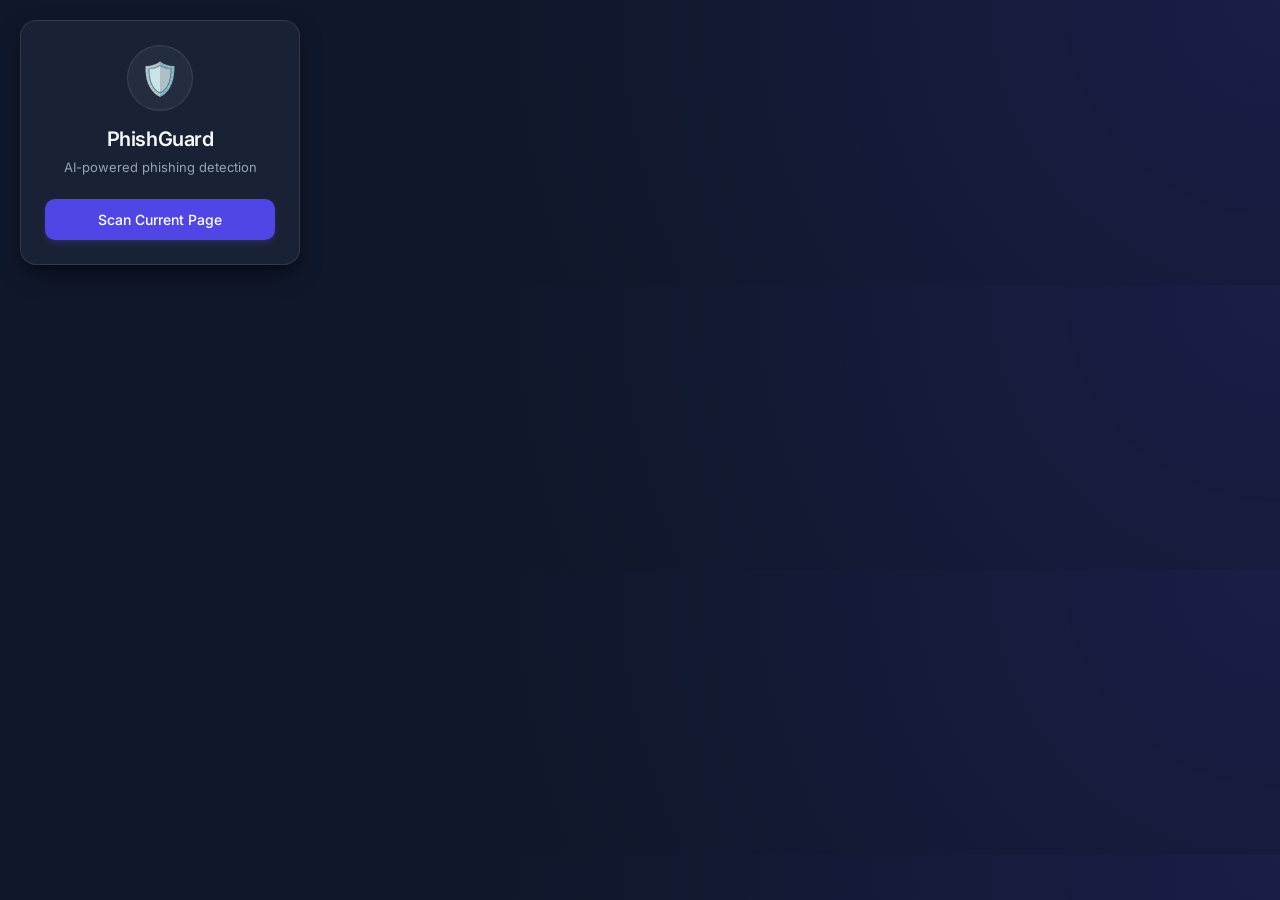
<file: Phishing_detection_app/chrome_extension/popup.html>
<!DOCTYPE html>
<html lang="en">
<head>
  <meta charset="UTF-8">
  <title>PhishGuard</title>
  <link href="https://fonts.googleapis.com/css2?family=Inter:wght@400;500;600;700&display=swap" rel="stylesheet">
  <style>
    :root {
      --primary: #4F46E5;
      --primary-hover: #4338CA;
      --bg: #0F172A;
      --card-bg: rgba(30, 41, 59, 0.7);
      --text: #F8FAFC;
      --text-muted: #94A3B8;
      --safe: #10B981;
      --phishing: #EF4444;
      --border: rgba(255, 255, 255, 0.1);
    }
    
    body {
      font-family: 'Inter', sans-serif;
      margin: 0;
      width: 320px;
      background: var(--bg);
      background-image: radial-gradient(circle at top right, rgba(79, 70, 229, 0.15), transparent 60%);
      color: var(--text);
      display: flex;
      justify-content: center;
      align-items: center;
      min-height: 280px;
    }

    .container {
      width: 100%;
      padding: 20px;
      box-sizing: border-box;
    }

    .card {
      background: var(--card-bg);
      border: 1px solid var(--border);
      backdrop-filter: blur(12px);
      -webkit-backdrop-filter: blur(12px);
      border-radius: 16px;
      padding: 24px;
      text-align: center;
      box-shadow: 0 10px 25px -5px rgba(0, 0, 0, 0.5), 0 8px 10px -6px rgba(0, 0, 0, 0.3);
      transition: all 0.3s ease;
    }

    .icon-container {
      width: 64px;
      height: 64px;
      margin: 0 auto 16px;
      background: rgba(255, 255, 255, 0.05);
      border-radius: 50%;
      display: flex;
      align-items: center;
      justify-content: center;
      font-size: 32px;
      border: 1px solid var(--border);
      box-shadow: inset 0 0 10px rgba(255,255,255,0.02);
      transition: transform 0.3s ease, background 0.3s ease, box-shadow 0.3s ease, border-color 0.3s ease;
    }

    h2 {
      margin: 0 0 8px;
      font-size: 20px;
      font-weight: 600;
      letter-spacing: -0.02em;
    }
    
    p.subtitle {
      margin: 0 0 24px;
      font-size: 13px;
      color: var(--text-muted);
    }

    button {
      width: 100%;
      padding: 12px;
      border: none;
      border-radius: 10px;
      background: var(--primary);
      color: white;
      font-size: 14px;
      font-weight: 500;
      font-family: 'Inter', sans-serif;
      cursor: pointer;
      transition: all 0.2s ease;
      box-shadow: 0 4px 6px -1px rgba(79, 70, 229, 0.3);
    }

    button:hover:not(:disabled) {
      background: var(--primary-hover);
      transform: translateY(-1px);
      box-shadow: 0 6px 8px -1px rgba(79, 70, 229, 0.4);
    }

    button:active:not(:disabled) {
      transform: translateY(1px);
      box-shadow: 0 2px 4px -1px rgba(79, 70, 229, 0.3);
    }

    button:disabled {
      background: #334155;
      color: #94A3B8;
      cursor: not-allowed;
      box-shadow: none;
    }

    #result-container {
      margin-top: 20px;
      opacity: 0;
      transform: translateY(10px);
      transition: all 0.4s cubic-bezier(0.175, 0.885, 0.32, 1.275);
      display: none;
    }
    
    #result-container.show {
      opacity: 1;
      transform: translateY(0);
      display: block;
    }

    #result {
      font-size: 16px;
      font-weight: 600;
      margin-bottom: 6px;
    }

    .safe {
      color: var(--safe);
      text-shadow: 0 0 10px rgba(16, 185, 129, 0.3);
    }

    .phishing {
      color: var(--phishing);
      text-shadow: 0 0 10px rgba(239, 68, 68, 0.3);
    }

    .loading-text {
      color: var(--text-muted);
    }

    .url-box {
      font-size: 11px;
      color: var(--text-muted);
      background: rgba(0, 0, 0, 0.2);
      padding: 8px 12px;
      border-radius: 8px;
      word-break: break-all;
      border: 1px solid rgba(255,255,255,0.05);
      margin-top: 12px;
      max-height: 40px;
      overflow-y: auto;
    }

    .reasons {
      margin: 10px 0 0;
      padding: 0 0 0 16px;
      font-size: 11px;
      color: var(--text-muted);
      text-align: left;
      line-height: 1.55;
      word-break: break-word;
    }

    .reasons:empty {
      display: none;
    }
    
    /* Animations */
    @keyframes pulse {
      0% { transform: scale(1); }
      50% { transform: scale(1.05); }
      100% { transform: scale(1); }
    }
    
    .loading-icon {
      animation: pulse 1.5s infinite;
    }

    /* Scrollbar for URL box */
    ::-webkit-scrollbar {
      width: 4px;
    }
    ::-webkit-scrollbar-track {
      background: transparent;
    }
    ::-webkit-scrollbar-thumb {
      background: #475569;
      border-radius: 4px;
    }
  </style>
</head>
<body>
  <div class="container">
    <div class="card">
      <div class="icon-container" id="main-icon">🛡️</div>
      <h2>PhishGuard</h2>
      <p class="subtitle">AI-powered phishing detection</p>

      <button id="checkBtn">Scan Current Page</button>

      <div id="result-container">
        <div id="result"></div>
        <div id="urlDisplay" class="url-box"></div>
        <ul id="reasons" class="reasons"></ul>
      </div>
    </div>
  </div>
  <script src="popup.js"></script>
</body>
</html>
</file>
